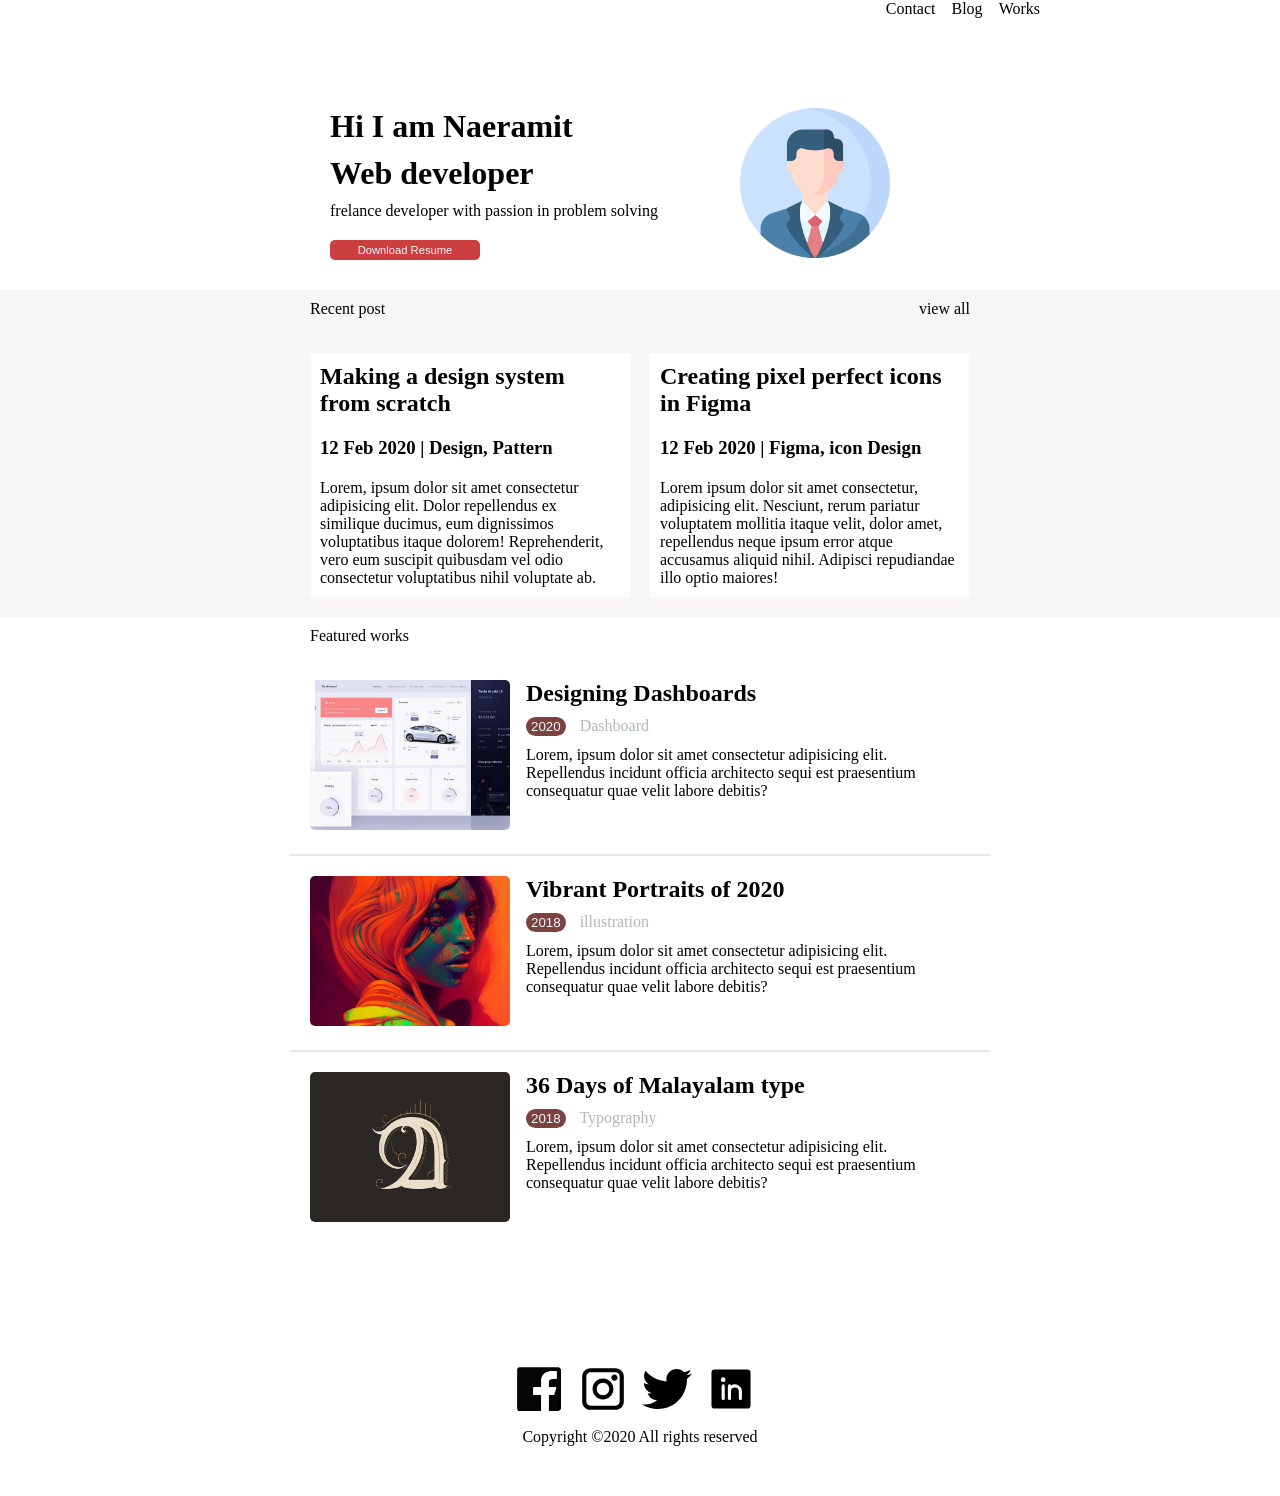
<file: index.html>
<!DOCTYPE html>
<html lang="en">
<head>
    <meta charset="UTF-8">
    <meta http-equiv="X-UA-Compatible" content="IE=edge">
    <meta name="viewport" content="width=device-width, initial-scale=1.0">
    <link rel="stylesheet" href="./style.css">
    <title>Portfolio UI - Web & Mobile</title>
</head>
<body>
    <nav>
        <a href="#">Contact</a>
        <a href="./blog.html">Blog</a>
        <a href="./work.html">Works</a>
    </nav>  
    <div class="row_box">
        <div class="describe_box">
            <h1>Hi I am Naeramit</h1>
            <h1>Web developer</h1>
            <p> frelance developer with passion in problem solving </p>
            <input type="button" value="Download Resume">
        </div>
        <div class="photo_box">
            <img src="./photo/profile.png" alt="">
        </div>
    </div>
    <div class="post">
        <div class="bar">
            <p>Recent post</p> 
            <a href="#">view all</a>
        </div>
        <div class="row_box">
            <div class="content_box">
                <h2>Making a design system from scratch</h2>
                <h3>12 Feb 2020 | Design, Pattern</h3>
                <p>Lorem, ipsum dolor sit amet consectetur adipisicing elit. Dolor repellendus ex similique ducimus, eum dignissimos voluptatibus itaque dolorem! Reprehenderit, vero eum suscipit quibusdam vel odio consectetur voluptatibus nihil voluptate ab.</p>
            </div>
            <div class="content_box">
                <h2>Creating pixel perfect icons in Figma</h2>
                <h3>12 Feb 2020 |  Figma, icon Design</h3>
                <p>Lorem ipsum dolor sit amet consectetur, adipisicing elit. Nesciunt, rerum pariatur voluptatem mollitia itaque velit, dolor amet, repellendus neque ipsum error atque accusamus aliquid nihil. Adipisci repudiandae illo optio maiores!</p>
            </div>
        </div>
    </div>
    <div class="Featured_work">
        <div class="bar">
            <p>Featured works</p> 
        </div>
        <div class="column_box">
            <div class="row_box set_row">
                <div class="inner_img">
                    <img src="./photo/dashboard-design.jpeg" alt="">
                </div>
                <div class="inner_text">
                    <h2>Designing Dashboards</h2>
                    <div class="history_work">
                        <input type="button" value="2020">
                        <span>Dashboard</span>
                    </div>
                    <p>Lorem, ipsum dolor sit amet consectetur adipisicing elit. Repellendus incidunt officia architecto sequi est praesentium consequatur quae velit labore debitis?</p>
                </div>
            </div>
            <hr>
            <div class="row_box  set_row" >
                <div class="inner_img">
                    <img src="./photo/vibrant.webp" alt="">
                </div>
                <div class="inner_text">
                    <h2>Vibrant Portraits of 2020</h2>
                    <div class="history_work">
                        <input type="button" value="2018">
                        <span>illustration</span>
                    </div>
                    <p>Lorem, ipsum dolor sit amet consectetur adipisicing elit. Repellendus incidunt officia architecto sequi est praesentium consequatur quae velit labore debitis?</p>
                </div>
            </div>
            <hr>
            <div class="row_box  set_row" >
                <div class="inner_img">
                    <img src="./photo/malayalam.webp" alt="">
                </div>
                <div class="inner_text">
                    <h2>36 Days of Malayalam type</h2>
                    <div class="history_work">
                        <input type="button" value="2018">
                        <span>Typography</span>
                    </div>
                    <p>Lorem, ipsum dolor sit amet consectetur adipisicing elit. Repellendus incidunt officia architecto sequi est praesentium consequatur quae velit labore debitis?</p>
                </div>
            </div>
        </div>
    </div>
    <div class="tail">
        <div class="icon">
            <img src="./photo/facebook-svgrepo-com .svg" alt="">
            <img src="./photo/instagram-svgrepo-com.svg" alt="">
            <img src="./photo/twitter-154-svgrepo-com.svg" alt="">
            <img src="./photo/linkedin-logo-fill-svgrepo-com.svg" alt="">
        </div>
        <div class="tail_text">
            Copyright &copy2020 All rights reserved
        </div>
    </div>
</body>
</html>
</file>
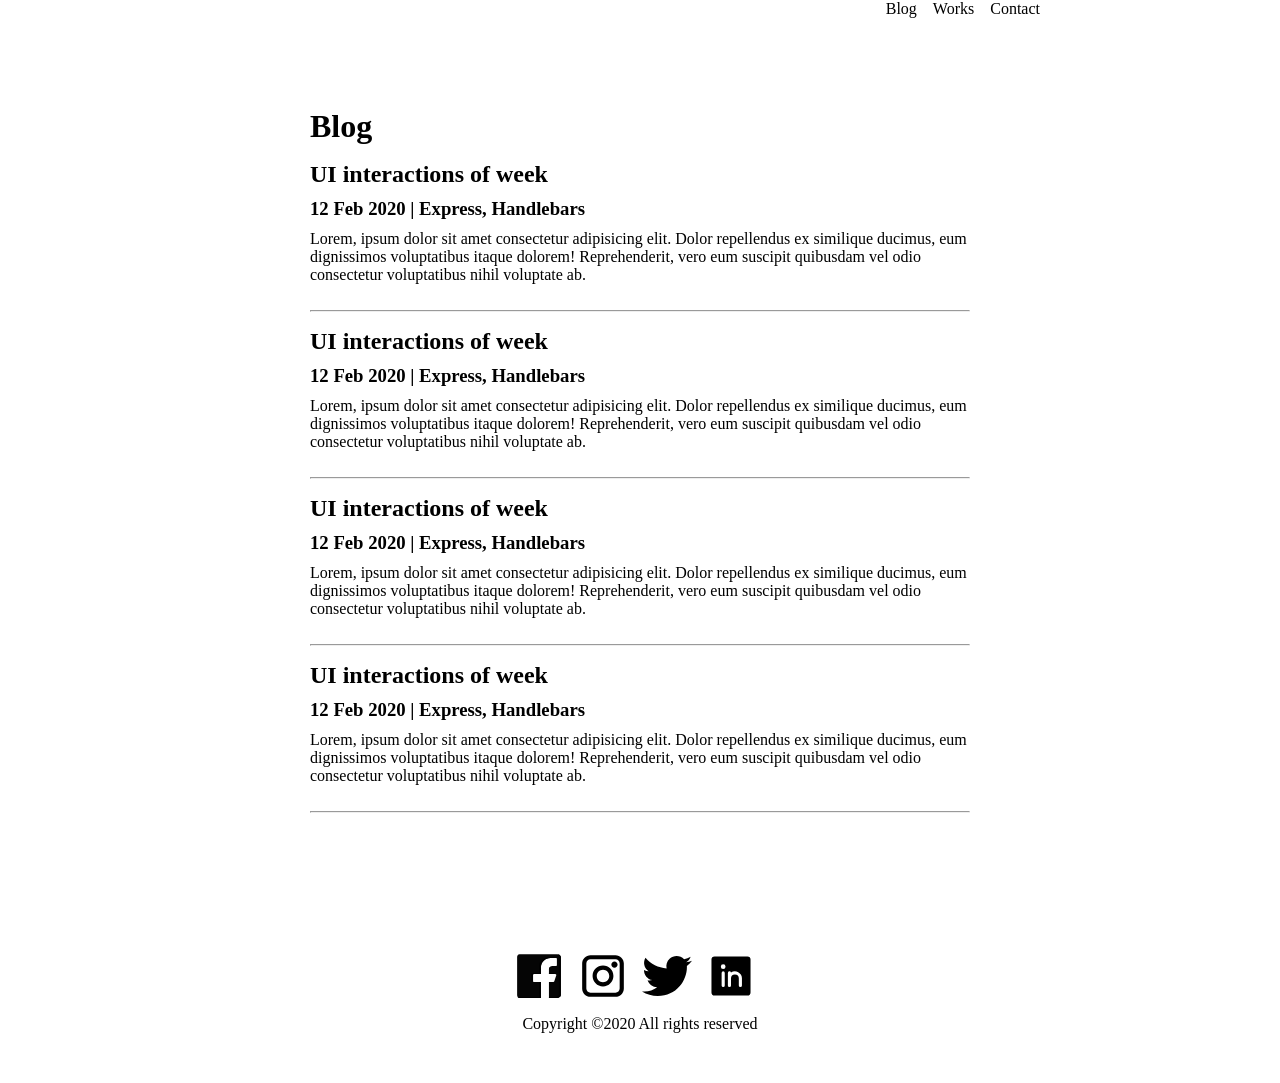
<file: blog.html>
<!DOCTYPE html>
<html lang="en">
<head>
    <meta charset="UTF-8">
    <meta http-equiv="X-UA-Compatible" content="IE=edge">
    <meta name="viewport" content="width=device-width, initial-scale=1.0">
    <link rel="stylesheet" href="./style.css">
    <title>Portfolio UI - Web & Mobile</title>
</head>
<body>
    <nav>
        <a href="#">Blog</a>
        <a href="./work.html">Works</a>
        <a href="./index.html">Contact</a>
    </nav>  
    <div class="row_box set_column">
        <h1>Blog</h1>
        <div>
            <h2>UI interactions of week</h2>
            <h3>12 Feb 2020 | Express, Handlebars</h3>
            <p>Lorem, ipsum dolor sit amet consectetur adipisicing elit. Dolor repellendus ex similique ducimus, eum dignissimos voluptatibus itaque dolorem! Reprehenderit, vero eum suscipit quibusdam vel odio consectetur voluptatibus nihil voluptate ab.</p>
        </div><hr>
        <div>
            <h2>UI interactions of week</h2>
            <h3>12 Feb 2020 | Express, Handlebars</h3>
            <p>Lorem, ipsum dolor sit amet consectetur adipisicing elit. Dolor repellendus ex similique ducimus, eum dignissimos voluptatibus itaque dolorem! Reprehenderit, vero eum suscipit quibusdam vel odio consectetur voluptatibus nihil voluptate ab.</p>
        </div><hr>        <div>
            <h2>UI interactions of week</h2>
            <h3>12 Feb 2020 | Express, Handlebars</h3>
            <p>Lorem, ipsum dolor sit amet consectetur adipisicing elit. Dolor repellendus ex similique ducimus, eum dignissimos voluptatibus itaque dolorem! Reprehenderit, vero eum suscipit quibusdam vel odio consectetur voluptatibus nihil voluptate ab.</p>
        </div><hr>        <div>
            <h2>UI interactions of week</h2>
            <h3>12 Feb 2020 | Express, Handlebars</h3>
            <p>Lorem, ipsum dolor sit amet consectetur adipisicing elit. Dolor repellendus ex similique ducimus, eum dignissimos voluptatibus itaque dolorem! Reprehenderit, vero eum suscipit quibusdam vel odio consectetur voluptatibus nihil voluptate ab.</p>
        </div><hr>
    </div>
    <div class="tail">
        <div class="icon">
            <img src="./photo/facebook-svgrepo-com .svg" alt="">
            <img src="./photo/instagram-svgrepo-com.svg" alt="">
            <img src="./photo/twitter-154-svgrepo-com.svg" alt="">
            <img src="./photo/linkedin-logo-fill-svgrepo-com.svg" alt="">
        </div>
        <div class="tail_text">
            Copyright &copy2020 All rights reserved
        </div>
    </div>



</body>
</html>
</file>
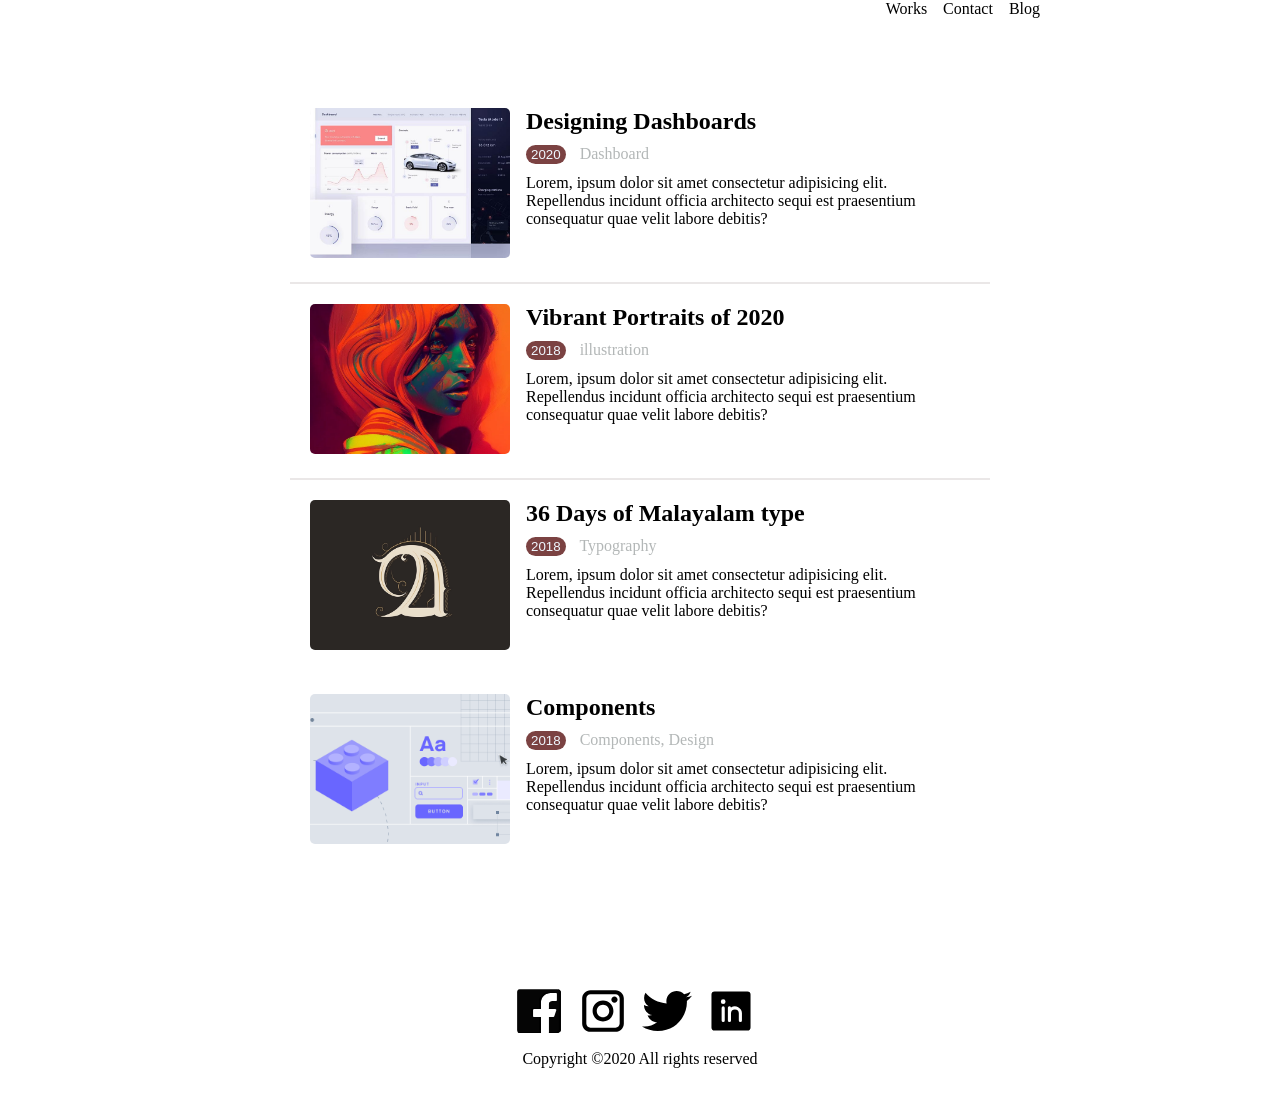
<file: work.html>
<!DOCTYPE html>
<html lang="en">
<head>
    <meta charset="UTF-8">
    <meta http-equiv="X-UA-Compatible" content="IE=edge">
    <meta name="viewport" content="width=device-width, initial-scale=1.0">
    <link rel="stylesheet" href="./style.css">
    <title>Portfolio UI - Web & Mobile</title>
</head>
<body>
    <nav>       
        <a href="#">Works</a>
        <a href="./index.html">Contact</a>
        <a href="./blog.html">Blog</a>
    </nav> 
    <div class="column_box">
        <div class="row_box set_row">
            <div class="inner_img">
                <img src="./photo/dashboard-design.jpeg" alt="">
            </div>
            <div class="inner_text">
                <h2><a href="./work1_detail.html">Designing Dashboards</a></h2>
                <div class="history_work">
                    <input type="button" value="2020">
                    <span>Dashboard</span>
                </div>
                <p>Lorem, ipsum dolor sit amet consectetur adipisicing elit. Repellendus incidunt officia architecto sequi est praesentium consequatur quae velit labore debitis?</p>
            </div>
        </div>
        <hr>
        <div class="row_box  set_row" >
            <div class="inner_img">
                <img src="./photo/vibrant.webp" alt="">
            </div>
            <div class="inner_text">
                <h2>Vibrant Portraits of 2020</h2>
                <div class="history_work">
                    <input type="button" value="2018">
                    <span>illustration</span>
                </div>
                <p>Lorem, ipsum dolor sit amet consectetur adipisicing elit. Repellendus incidunt officia architecto sequi est praesentium consequatur quae velit labore debitis?</p>
            </div>
        </div>
        <hr>
        <div class="row_box  set_row" >
            <div class="inner_img">
                <img src="./photo/malayalam.webp" alt="">
            </div>
            <div class="inner_text">
                <h2>36 Days of Malayalam type</h2>
                <div class="history_work">
                    <input type="button" value="2018">
                    <span>Typography</span>
                </div>
                <p>Lorem, ipsum dolor sit amet consectetur adipisicing elit. Repellendus incidunt officia architecto sequi est praesentium consequatur quae velit labore debitis?</p>
            </div>
        </div>
        <div class="row_box  set_row" >
            <div class="inner_img">
                <img src="./photo/components-design.png" alt="">
            </div>
            <div class="inner_text">
                <h2>Components</h2>
                <div class="history_work">
                    <input type="button" value="2018">
                    <span>Components, Design</span>
                </div>
                <p>Lorem, ipsum dolor sit amet consectetur adipisicing elit. Repellendus incidunt officia architecto sequi est praesentium consequatur quae velit labore debitis?</p>
            </div>
        </div>
    </div> 
    <div class="tail">
        <div class="icon">
            <img src="./photo/facebook-svgrepo-com .svg" alt="">
            <img src="./photo/instagram-svgrepo-com.svg" alt="">
            <img src="./photo/twitter-154-svgrepo-com.svg" alt="">
            <img src="./photo/linkedin-logo-fill-svgrepo-com.svg" alt="">
        </div>
        <div class="tail_text">
            Copyright &copy2020 All rights reserved
        </div>
    </div>

</body>
</html>
</file>
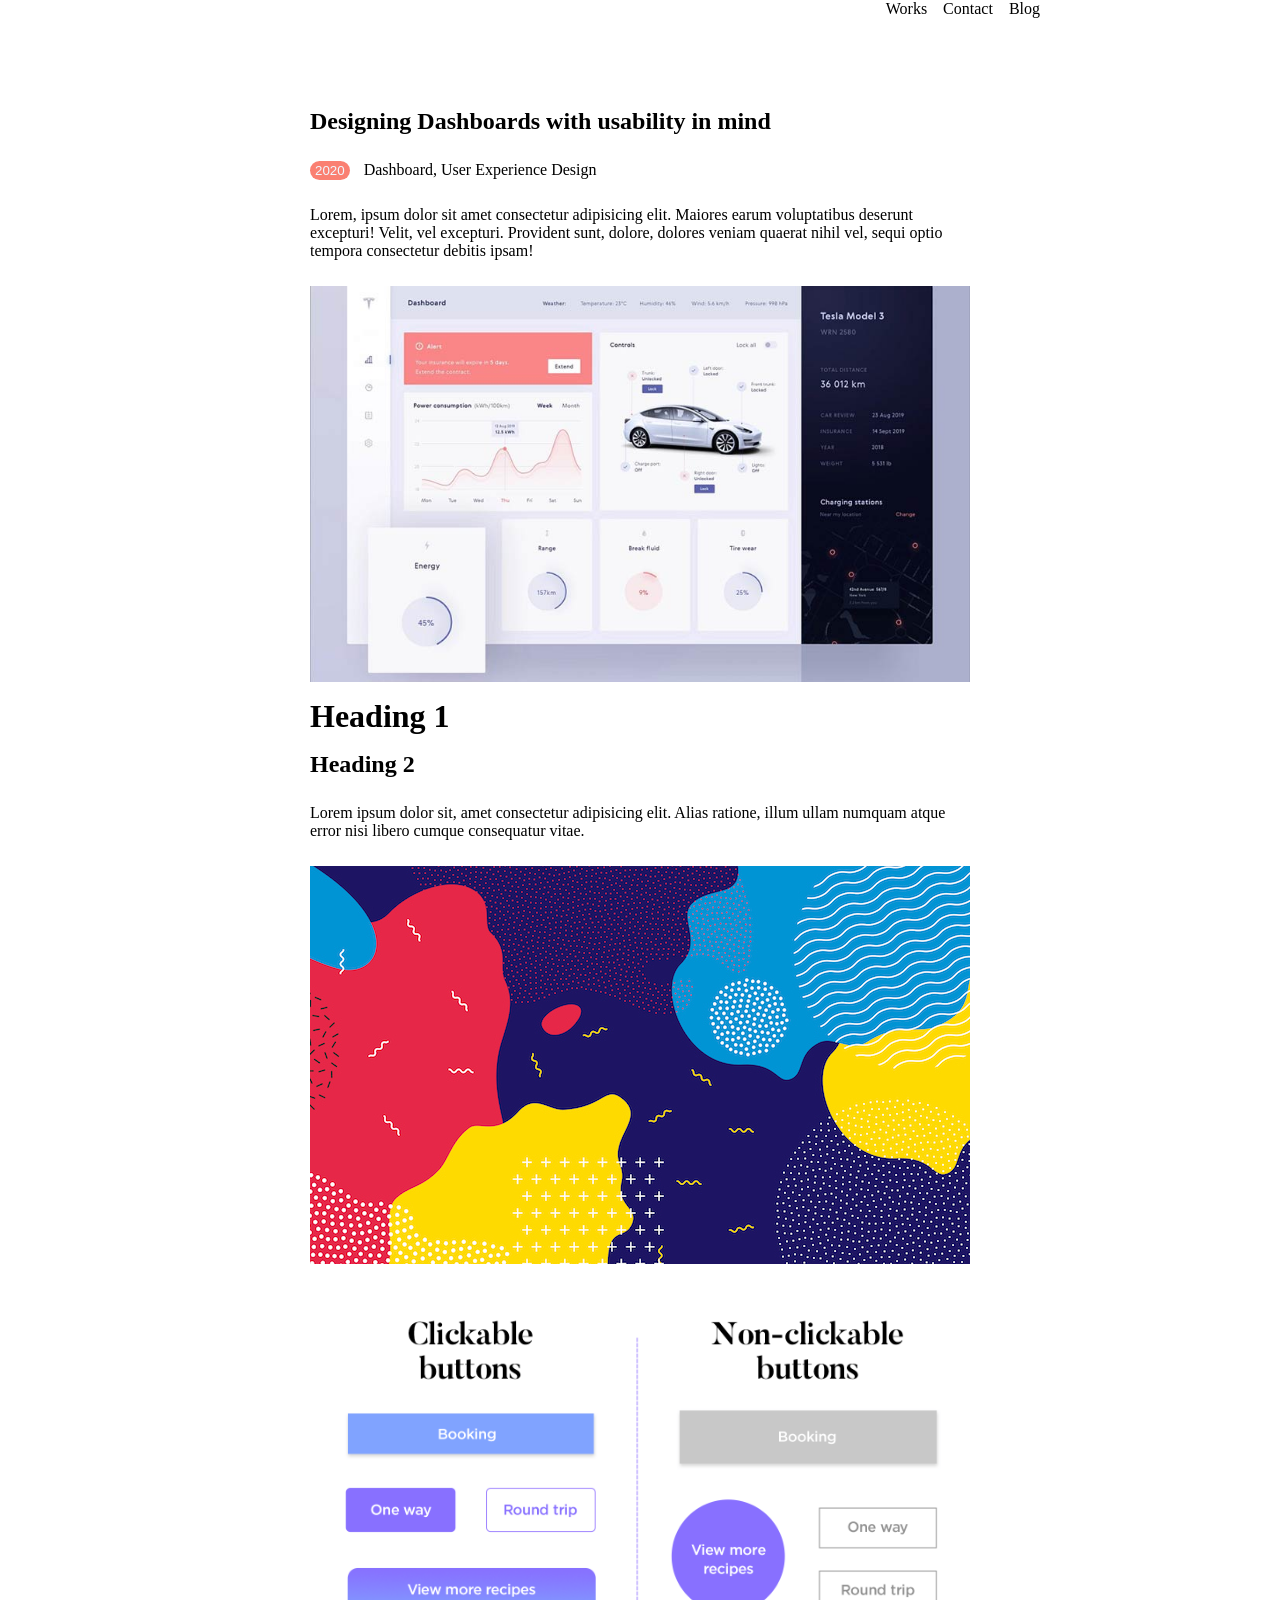
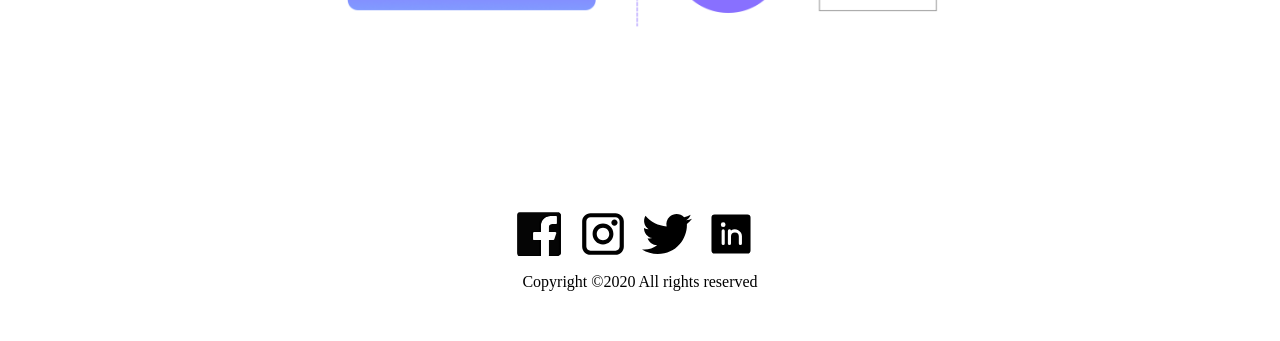
<file: work1_detail.html>
<!DOCTYPE html>
<html lang="en">
<head>
    <meta charset="UTF-8">
    <meta http-equiv="X-UA-Compatible" content="IE=edge">
    <meta name="viewport" content="width=device-width, initial-scale=1.0">
    <link rel="stylesheet" href="./style.css">
    <title>Portfolio UI - Web & Mobile</title>
</head>
<body>
    <nav>       
        <a href="./work.html">Works</a>
        <a href="./index.html">Contact</a>
        <a href="./blog.html">Blog</a>
    </nav>  
    <div class="row_box set_column">
        <h2>Designing Dashboards with usability in mind</h2>
        <div class="history_work">
            <input type="button" value="2020" style="background: salmon;">
            <span style="color: black;">Dashboard, User Experience Design</span>
        </div>
        <p>Lorem, ipsum dolor sit amet consectetur adipisicing elit. Maiores earum voluptatibus deserunt excepturi! Velit, vel excepturi. Provident sunt, dolore, dolores veniam quaerat nihil vel, sequi optio tempora consectetur debitis ipsam!</p>
        <img src="./photo/dashboard-design.jpeg" alt="">
        <h1>Heading 1</h1>
        <h2>Heading 2</h2>
        <p>Lorem ipsum dolor sit, amet consectetur adipisicing elit. Alias ratione, illum ullam numquam atque error nisi libero cumque consequatur vitae.</p>
        <img src="./photo/design-1.jpeg" alt="">
        <img src="./photo/clickable-buttons-ui.png.webp" alt="">
    </div>
    <div class="tail">
        <div class="icon">
            <img src="./photo/facebook-svgrepo-com .svg" alt="">
            <img src="./photo/instagram-svgrepo-com.svg" alt="">
            <img src="./photo/twitter-154-svgrepo-com.svg" alt="">
            <img src="./photo/linkedin-logo-fill-svgrepo-com.svg" alt="">
        </div>
        <div class="tail_text">
            Copyright &copy2020 All rights reserved
        </div>
    </div>

</body>
</html>
</file>
<file: style.css>
* {
    margin: 0;
    padding: 0;
    box-sizing: border-box;
    text-decoration: none;
}
a {
    text-decoration: none;
    color: black;
    cursor: pointer;
}
a:visited{
    color: black;
}
a:hover{
    color: salmon;
}

body > nav{
    display: flex;
    width: 90vw;
    max-width: 800px;
    justify-content: flex-end;
    margin: auto;
    margin-bottom: 70px;
    gap: 1rem;
}
.row_box{
    max-width: 700px;
    min-height: 200px;
    display: flex;
    margin: auto;
    padding: 20px;
    justify-content: space-between;
}
.set_column{
    flex-direction: column;
    justify-content: flex-start;
    gap: 1em;
}
.set_column h2,h3,p{
    padding-bottom: 10px;
}
.describe_box{
    width: 80%;
    margin-left: 20px;
}
.describe_box > input{
    width: 50%;
    max-width: 150px;
    padding: 0.25rem;
    border: none;
    background-color: rgb(205, 63, 63);
    color: aliceblue;
    border-radius: 5px;
    font-size: 70%;
}
.describe_box > *{
    margin-bottom: 10px;

}
.photo_box{
    width: 20%;
    min-width: 150px;
    margin-right: 80px;
}
.photo_box > img {
    width: 100%;
}
.bar {
    display: flex;
    justify-content: space-between;
    max-width: 700px;
    padding: 10px 20px  5px;
    margin: auto;
}
.post{
    background-color: rgb(247, 245, 245);
}
.content_box{
    background-color: rgb(255, 255, 255);
    max-width: 320px;
}
.content_box * {
    padding: 10px;
}
.set_row{
    justify-content: flex-start; 
    gap: 1em;
    min-height: fit-content;
}
.inner_img img{
    min-width: 200px;
    width: 200px;
    height: 150px;
    background-color: brown;
    border-radius: 5px;
    object-fit: cover;
}

.history_work{
    margin-bottom: 10px;
}
.history_work > input{
    border: none;
    padding: 2px 5px;
    border-radius: 10px;
    background-color: rgb(123, 66, 66);
    color: aliceblue;
    margin-right: 10px;
}
.history_work > span{
    color: rgb(179, 183, 183);
}

.inner_text h2{
    margin-bottom: 10px;
}

.column_box{
    max-width: 700px;
    margin: auto;
}

.column_box hr{
    border: 1px solid rgb(234, 231, 231);
}

.tail{
    display: flex;
    flex-direction: column;
    justify-content: flex-end;
    align-items: center;
    height: 200px;
    max-width: 700px;
    margin: auto;
    margin-bottom: 50px;

}
.icon img{
    height: 50px;
    margin-bottom: 10px;
    margin-right: 10px;
}

.content_box__full_width{
    width: 100%;
}
</file>
